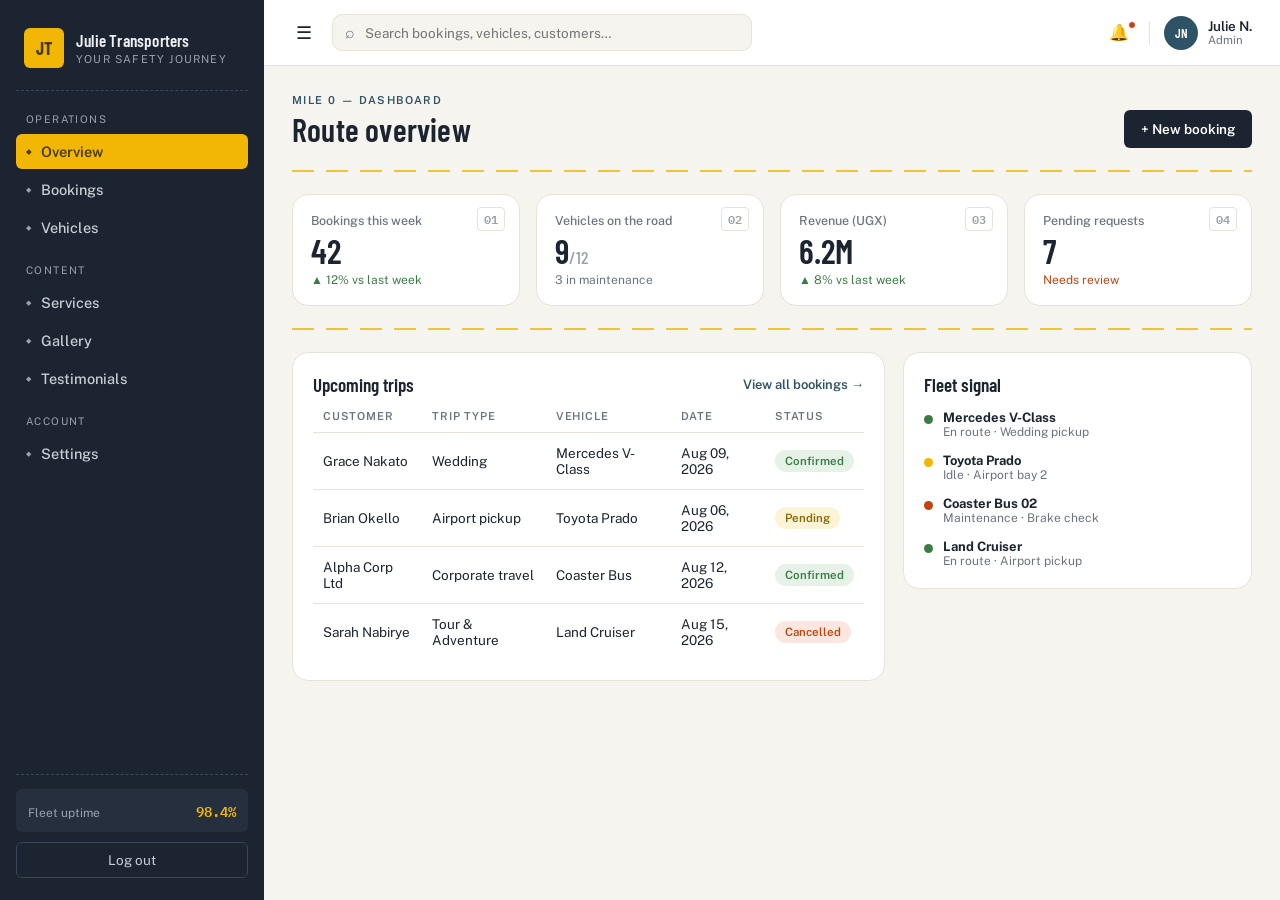
<file: index.html>
<!DOCTYPE html>
<html lang="en">
<head>
<meta charset="UTF-8" />
<meta name="viewport" content="width=device-width, initial-scale=1.0" />
<title>Julie Transporters — Admin</title>
<link rel="preconnect" href="https://fonts.googleapis.com">
<link href="https://fonts.googleapis.com/css2?family=Barlow+Condensed:wght@500;600;700&family=Public+Sans:wght@400;500;600;700&family=IBM+Plex+Mono:wght@500;600&display=swap" rel="stylesheet">
<link rel="stylesheet" href="styles.css" />
</head>
<body>

<div class="app">

  <!-- ============ SIDEBAR ============ -->
  <aside class="sidebar" id="sidebar">
    <div class="brand">
      <div class="brand-mark">JT</div>
      <div class="brand-text">
        <span class="brand-name">Julie Transporters</span>
        <span class="brand-tag">Your Safety Journey</span>
      </div>
    </div>

    <nav class="nav">
      <span class="nav-label">Operations</span>
      <button class="nav-item is-active" data-target="overview">
        <span class="nav-ico">◆</span> Overview
      </button>
      <button class="nav-item" data-target="bookings">
        <span class="nav-ico">◆</span> Bookings
      </button>
      <button class="nav-item" data-target="vehicles">
        <span class="nav-ico">◆</span> Vehicles
      </button>

      <span class="nav-label">Content</span>
      <button class="nav-item" data-target="services">
        <span class="nav-ico">◆</span> Services
      </button>
      <button class="nav-item" data-target="gallery">
        <span class="nav-ico">◆</span> Gallery
      </button>
      <button class="nav-item" data-target="testimonials">
        <span class="nav-ico">◆</span> Testimonials
      </button>

      <span class="nav-label">Account</span>
      <button class="nav-item" data-target="settings">
        <span class="nav-ico">◆</span> Settings
      </button>
    </nav>

    <div class="sidebar-footer">
      <div class="odometer">
        <span class="odometer-label">Fleet uptime</span>
        <span class="odometer-value">98.4%</span>
      </div>
      <button class="logout-btn">Log out</button>
    </div>
  </aside>

  <!-- ============ MAIN ============ -->
  <div class="main">

    <!-- TOPBAR -->
    <header class="topbar">
      <button class="menu-toggle" id="menuToggle" aria-label="Toggle sidebar">☰</button>

      <div class="search">
        <span class="search-ico">⌕</span>
        <input type="text" placeholder="Search bookings, vehicles, customers…" />
      </div>

      <div class="topbar-right">
        <button class="icon-btn" aria-label="Notifications">
          🔔
          <span class="badge-dot"></span>
        </button>
        <div class="divider-v"></div>
        <div class="profile">
          <div class="avatar">JN</div>
          <div class="profile-text">
            <span class="profile-name">Julie N.</span>
            <span class="profile-role">Admin</span>
          </div>
        </div>
      </div>
    </header>

    <div class="content">

      <!-- ============ OVERVIEW ============ -->
      <section class="panel is-active" id="overview">
        <div class="panel-head">
          <div>
            <span class="eyebrow">Mile 0 — Dashboard</span>
            <h1>Route overview</h1>
          </div>
          <button class="btn btn-primary">+ New booking</button>
        </div>

        <div class="route-line"></div>

        <div class="stat-grid">
          <div class="stat-card">
            <span class="stat-marker">01</span>
            <span class="stat-label">Bookings this week</span>
            <span class="stat-value">42</span>
            <span class="stat-delta up">▲ 12% vs last week</span>
          </div>
          <div class="stat-card">
            <span class="stat-marker">02</span>
            <span class="stat-label">Vehicles on the road</span>
            <span class="stat-value">9<span class="stat-unit">/12</span></span>
            <span class="stat-delta">3 in maintenance</span>
          </div>
          <div class="stat-card">
            <span class="stat-marker">03</span>
            <span class="stat-label">Revenue (UGX)</span>
            <span class="stat-value">6.2M</span>
            <span class="stat-delta up">▲ 8% vs last week</span>
          </div>
          <div class="stat-card">
            <span class="stat-marker">04</span>
            <span class="stat-label">Pending requests</span>
            <span class="stat-value">7</span>
            <span class="stat-delta down">Needs review</span>
          </div>
        </div>

        <div class="route-line"></div>

        <div class="split-grid">
          <div class="card table-card">
            <div class="card-head">
              <h2>Upcoming trips</h2>
              <a class="link" href="#">View all bookings →</a>
            </div>
            <table class="data-table">
              <thead>
                <tr>
                  <th>Customer</th>
                  <th>Trip type</th>
                  <th>Vehicle</th>
                  <th>Date</th>
                  <th>Status</th>
                </tr>
              </thead>
              <tbody>
                <tr>
                  <td>Grace Nakato</td>
                  <td>Wedding</td>
                  <td>Mercedes V-Class</td>
                  <td>Aug 09, 2026</td>
                  <td><span class="pill pill-confirmed">Confirmed</span></td>
                </tr>
                <tr>
                  <td>Brian Okello</td>
                  <td>Airport pickup</td>
                  <td>Toyota Prado</td>
                  <td>Aug 06, 2026</td>
                  <td><span class="pill pill-pending">Pending</span></td>
                </tr>
                <tr>
                  <td>Alpha Corp Ltd</td>
                  <td>Corporate travel</td>
                  <td>Coaster Bus</td>
                  <td>Aug 12, 2026</td>
                  <td><span class="pill pill-confirmed">Confirmed</span></td>
                </tr>
                <tr>
                  <td>Sarah Nabirye</td>
                  <td>Tour &amp; Adventure</td>
                  <td>Land Cruiser</td>
                  <td>Aug 15, 2026</td>
                  <td><span class="pill pill-cancelled">Cancelled</span></td>
                </tr>
              </tbody>
            </table>
          </div>

          <div class="card">
            <div class="card-head">
              <h2>Fleet signal</h2>
            </div>
            <ul class="signal-list">
              <li>
                <span class="signal-dot dot-green"></span>
                <div>
                  <strong>Mercedes V-Class</strong>
                  <span>En route · Wedding pickup</span>
                </div>
              </li>
              <li>
                <span class="signal-dot dot-yellow"></span>
                <div>
                  <strong>Toyota Prado</strong>
                  <span>Idle · Airport bay 2</span>
                </div>
              </li>
              <li>
                <span class="signal-dot dot-red"></span>
                <div>
                  <strong>Coaster Bus 02</strong>
                  <span>Maintenance · Brake check</span>
                </div>
              </li>
              <li>
                <span class="signal-dot dot-green"></span>
                <div>
                  <strong>Land Cruiser</strong>
                  <span>En route · Airport pickup</span>
                </div>
              </li>
            </ul>
          </div>
        </div>
      </section>

      <!-- ============ BOOKINGS ============ -->
      <section class="panel" id="bookings">
        <div class="panel-head">
          <div>
            <span class="eyebrow">Journeys</span>
            <h1>Bookings</h1>
          </div>
          <button class="btn btn-primary">+ New booking</button>
        </div>

        <div class="tab-row">
          <button class="tab is-active">All <span class="tab-count">58</span></button>
          <button class="tab">Pending <span class="tab-count">7</span></button>
          <button class="tab">Confirmed <span class="tab-count">41</span></button>
          <button class="tab">Completed <span class="tab-count">8</span></button>
          <button class="tab">Cancelled <span class="tab-count">2</span></button>
        </div>

        <div class="card">
          <table class="data-table">
            <thead>
              <tr>
                <th>Booking ID</th>
                <th>Customer</th>
                <th>Trip type</th>
                <th>Vehicle</th>
                <th>Date</th>
                <th>Amount</th>
                <th>Status</th>
                <th></th>
              </tr>
            </thead>
            <tbody>
              <tr>
                <td class="mono">JT-1042</td>
                <td>Grace Nakato</td>
                <td>Wedding</td>
                <td>Mercedes V-Class</td>
                <td>Aug 09, 2026</td>
                <td class="mono">450,000</td>
                <td><span class="pill pill-confirmed">Confirmed</span></td>
                <td><button class="btn-icon">⋯</button></td>
              </tr>
              <tr>
                <td class="mono">JT-1043</td>
                <td>Brian Okello</td>
                <td>Airport pickup</td>
                <td>Toyota Prado</td>
                <td>Aug 06, 2026</td>
                <td class="mono">120,000</td>
                <td><span class="pill pill-pending">Pending</span></td>
                <td><button class="btn-icon">⋯</button></td>
              </tr>
              <tr>
                <td class="mono">JT-1044</td>
                <td>Alpha Corp Ltd</td>
                <td>Corporate travel</td>
                <td>Coaster Bus</td>
                <td>Aug 12, 2026</td>
                <td class="mono">980,000</td>
                <td><span class="pill pill-confirmed">Confirmed</span></td>
                <td><button class="btn-icon">⋯</button></td>
              </tr>
              <tr>
                <td class="mono">JT-1045</td>
                <td>Sarah Nabirye</td>
                <td>Tour &amp; Adventure</td>
                <td>Land Cruiser</td>
                <td>Aug 15, 2026</td>
                <td class="mono">300,000</td>
                <td><span class="pill pill-cancelled">Cancelled</span></td>
                <td><button class="btn-icon">⋯</button></td>
              </tr>
              <tr>
                <td class="mono">JT-1046</td>
                <td>Peter Kato</td>
                <td>Party</td>
                <td>Mercedes V-Class</td>
                <td>Aug 18, 2026</td>
                <td class="mono">220,000</td>
                <td><span class="pill pill-pending">Pending</span></td>
                <td><button class="btn-icon">⋯</button></td>
              </tr>
            </tbody>
          </table>
        </div>
      </section>

      <!-- ============ VEHICLES ============ -->
      <section class="panel" id="vehicles">
        <div class="panel-head">
          <div>
            <span class="eyebrow">Fleet</span>
            <h1>Vehicles</h1>
          </div>
          <button class="btn btn-primary">+ Add vehicle</button>
        </div>

        <div class="vehicle-grid">
          <div class="vehicle-card">
            <div class="vehicle-media">🚐</div>
            <div class="vehicle-body">
              <div class="vehicle-title-row">
                <h3>Mercedes V-Class</h3>
                <span class="pill pill-confirmed">Active</span>
              </div>
              <span class="vehicle-plate">UBA 402K</span>
              <div class="vehicle-meta">
                <span>7 seats</span>
                <span>Weddings · Corporate</span>
              </div>
            </div>
          </div>

          <div class="vehicle-card">
            <div class="vehicle-media">🚙</div>
            <div class="vehicle-body">
              <div class="vehicle-title-row">
                <h3>Toyota Prado</h3>
                <span class="pill pill-confirmed">Active</span>
              </div>
              <span class="vehicle-plate">UBB 118T</span>
              <div class="vehicle-meta">
                <span>5 seats</span>
                <span>Airport · Tours</span>
              </div>
            </div>
          </div>

          <div class="vehicle-card">
            <div class="vehicle-media">🚌</div>
            <div class="vehicle-body">
              <div class="vehicle-title-row">
                <h3>Coaster Bus 02</h3>
                <span class="pill pill-pending">Maintenance</span>
              </div>
              <span class="vehicle-plate">UBC 771M</span>
              <div class="vehicle-meta">
                <span>29 seats</span>
                <span>Corporate · Tours</span>
              </div>
            </div>
          </div>

          <div class="vehicle-card">
            <div class="vehicle-media">🚙</div>
            <div class="vehicle-body">
              <div class="vehicle-title-row">
                <h3>Land Cruiser</h3>
                <span class="pill pill-confirmed">Active</span>
              </div>
              <span class="vehicle-plate">UBD 903L</span>
              <div class="vehicle-meta">
                <span>6 seats</span>
                <span>Tours · Airport</span>
              </div>
            </div>
          </div>
        </div>
      </section>

      <!-- ============ SERVICES ============ -->
      <section class="panel" id="services">
        <div class="panel-head">
          <div>
            <span class="eyebrow">Offerings</span>
            <h1>Services</h1>
          </div>
          <button class="btn btn-primary">+ Add service</button>
        </div>

        <div class="service-grid">
          <div class="service-card">
            <span class="service-marker">01</span>
            <h3>Weddings</h3>
            <p>Decorated bridal cars with a dedicated chauffeur and route escort.</p>
            <span class="link">Edit service →</span>
          </div>
          <div class="service-card">
            <span class="service-marker">02</span>
            <h3>Parties</h3>
            <p>Group transport for birthdays, send-offs, and private events.</p>
            <span class="link">Edit service →</span>
          </div>
          <div class="service-card">
            <span class="service-marker">03</span>
            <h3>Tours &amp; Adventures</h3>
            <p>Multi-day itineraries with 4x4 vehicles for upcountry travel.</p>
            <span class="link">Edit service →</span>
          </div>
          <div class="service-card">
            <span class="service-marker">04</span>
            <h3>Airport pickups</h3>
            <p>Flight-tracked pickups and drop-offs, day or night.</p>
            <span class="link">Edit service →</span>
          </div>
          <div class="service-card">
            <span class="service-marker">05</span>
            <h3>Corporate travel</h3>
            <p>Scheduled staff transport and executive chauffeur service.</p>
            <span class="link">Edit service →</span>
          </div>
        </div>
      </section>

      <!-- ============ GALLERY ============ -->
      <section class="panel" id="gallery">
        <div class="panel-head">
          <div>
            <span class="eyebrow">Media</span>
            <h1>Gallery</h1>
          </div>
          <button class="btn btn-primary">+ Upload image</button>
        </div>

        <div class="gallery-grid">
          <div class="gallery-item"><span>🖼</span></div>
          <div class="gallery-item"><span>🖼</span></div>
          <div class="gallery-item"><span>🖼</span></div>
          <div class="gallery-item"><span>🖼</span></div>
          <div class="gallery-item"><span>🖼</span></div>
          <div class="gallery-item gallery-add">
            <span>+</span>
            <p>Add photo</p>
          </div>
        </div>
      </section>

      <!-- ============ TESTIMONIALS ============ -->
      <section class="panel" id="testimonials">
        <div class="panel-head">
          <div>
            <span class="eyebrow">Feedback</span>
            <h1>Testimonials</h1>
          </div>
        </div>

        <div class="testimonial-grid">
          <div class="testimonial-card">
            <p>"Our wedding car arrived early, spotless, and the driver was so professional. Made the day feel safe and calm."</p>
            <div class="testimonial-foot">
              <div>
                <strong>Grace Nakato</strong>
                <span>Wedding client</span>
              </div>
              <span class="pill pill-confirmed">Approved</span>
            </div>
          </div>
          <div class="testimonial-card">
            <p>"Booked a Coaster for a staff retreat. On time both ways, and the driver knew the route better than our GPS."</p>
            <div class="testimonial-foot">
              <div>
                <strong>Alpha Corp Ltd</strong>
                <span>Corporate client</span>
              </div>
              <span class="pill pill-confirmed">Approved</span>
            </div>
          </div>
          <div class="testimonial-card">
            <p>"Late night airport pickup, driver was already waiting with a name board. Felt safe the whole ride home."</p>
            <div class="testimonial-foot">
              <div>
                <strong>Brian Okello</strong>
                <span>Airport client</span>
              </div>
              <span class="pill pill-pending">Pending review</span>
            </div>
          </div>
        </div>
      </section>

      <!-- ============ SETTINGS ============ -->
      <section class="panel" id="settings">
        <div class="panel-head">
          <div>
            <span class="eyebrow">Account</span>
            <h1>Settings</h1>
          </div>
        </div>

        <div class="card settings-card">
          <div class="settings-row">
            <div>
              <strong>Business name</strong>
              <span>Julie Transporters</span>
            </div>
            <button class="btn btn-ghost">Edit</button>
          </div>
          <div class="settings-row">
            <div>
              <strong>Slogan</strong>
              <span>Your Safety Journey</span>
            </div>
            <button class="btn btn-ghost">Edit</button>
          </div>
          <div class="settings-row">
            <div>
              <strong>Admin email</strong>
              <span>admin@julietransporters.com</span>
            </div>
            <button class="btn btn-ghost">Edit</button>
          </div>
          <div class="settings-row">
            <div>
              <strong>Password</strong>
              <span>Last changed 34 days ago</span>
            </div>
            <button class="btn btn-ghost">Change</button>
          </div>
        </div>
      </section>

    </div>
  </div>
</div>

<script src="script.js"></script>
</body>
</html>
</file>
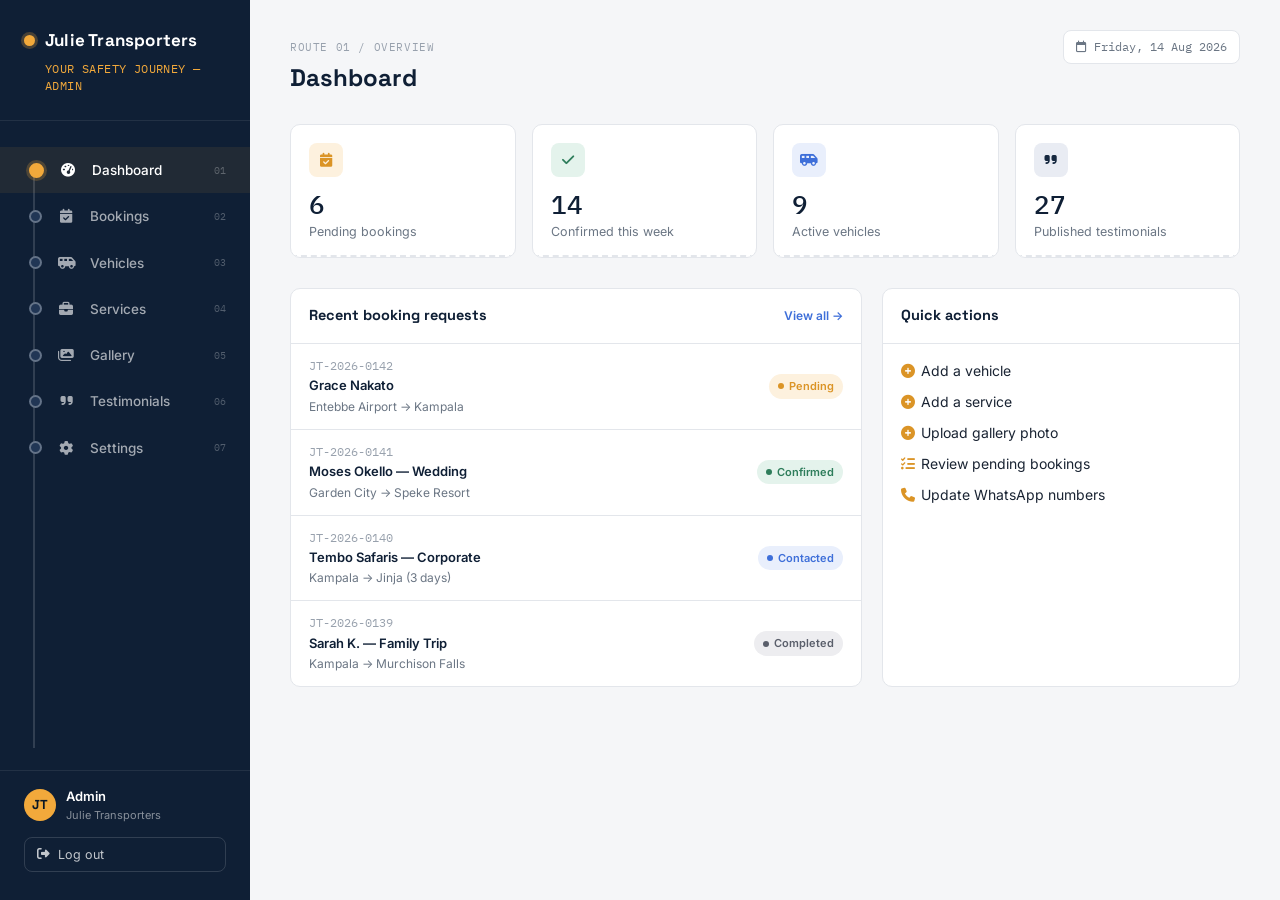
<file: admin/admin-dashboard.html>
<!DOCTYPE html>
<html lang="en">
<head>
<meta charset="UTF-8">
<meta name="viewport" content="width=device-width, initial-scale=1.0">
<title>Julie Transporters — Admin Dashboard</title>
<link rel="preconnect" href="https://fonts.googleapis.com">
<link href="https://fonts.googleapis.com/css2?family=Space+Grotesk:wght@500;600;700&family=Inter:wght@400;500;600;700&family=IBM+Plex+Mono:wght@400;500&display=swap" rel="stylesheet">
<link rel="stylesheet" href="https://cdnjs.cloudflare.com/ajax/libs/font-awesome/6.5.1/css/all.min.css">
<link rel="stylesheet" href="./style.css">

</head>
<body>

<div class="app">

  <!-- ===== CSS-only tab controllers (visually hidden, keyboard accessible) ===== -->
  <input class="tab-toggle" type="radio" name="tabs" id="tab-dashboard" checked>
  <input class="tab-toggle" type="radio" name="tabs" id="tab-bookings">
  <input class="tab-toggle" type="radio" name="tabs" id="tab-vehicles">
  <input class="tab-toggle" type="radio" name="tabs" id="tab-services">
  <input class="tab-toggle" type="radio" name="tabs" id="tab-gallery">
  <input class="tab-toggle" type="radio" name="tabs" id="tab-testimonials">
  <input class="tab-toggle" type="radio" name="tabs" id="tab-settings">

  <!-- ===== SIDEBAR ===== -->
  <aside class="sidebar">
    <div class="brand">
      <div class="brand-mark">
        <span class="dot"></span>
        <span>Julie Transporters</span>
      </div>
      <div class="brand-tagline">Your Safety Journey — Admin</div>
    </div>

    <nav class="route-nav">
      <label class="route-stop" for="tab-dashboard"><i class="fa-solid fa-gauge-high"></i><span class="label">Dashboard</span><span class="stop-code">01</span></label>
      <label class="route-stop" for="tab-bookings"><i class="fa-solid fa-calendar-check"></i><span class="label">Bookings</span><span class="stop-code">02</span></label>
      <label class="route-stop" for="tab-vehicles"><i class="fa-solid fa-van-shuttle"></i><span class="label">Vehicles</span><span class="stop-code">03</span></label>
      <label class="route-stop" for="tab-services"><i class="fa-solid fa-briefcase"></i><span class="label">Services</span><span class="stop-code">04</span></label>
      <label class="route-stop" for="tab-gallery"><i class="fa-solid fa-images"></i><span class="label">Gallery</span><span class="stop-code">05</span></label>
      <label class="route-stop" for="tab-testimonials"><i class="fa-solid fa-quote-right"></i><span class="label">Testimonials</span><span class="stop-code">06</span></label>
      <label class="route-stop" for="tab-settings"><i class="fa-solid fa-gear"></i><span class="label">Settings</span><span class="stop-code">07</span></label>
    </nav>

    <div class="sidebar-foot">
      <div class="admin-chip">
        <div class="admin-avatar">JT</div>
        <div>
          <div class="name">Admin</div>
          <div class="role">Julie Transporters</div>
        </div>
      </div>
      <button class="logout-btn"><i class="fa-solid fa-right-from-bracket"></i> Log out</button>
    </div>
  </aside>

  <!-- ===== MAIN CONTENT ===== -->
  <main class="main">

    <!-- ============================================================ -->
    <!-- 01 · DASHBOARD -->
    <!-- ============================================================ -->
    <section class="panel" id="panel-dashboard">
      <div class="topbar">
        <div>
          <div class="eyebrow">Route 01 / Overview</div>
          <h1>Dashboard</h1>
        </div>
        <div class="today"><i class="fa-regular fa-calendar"></i> Friday, 14 Aug 2026</div>
      </div>

      <div class="stat-row">
        <div class="stat-card amber">
          <div class="icon"><i class="fa-solid fa-calendar-check"></i></div>
          <div class="value">6</div>
          <div class="label">Pending bookings</div>
        </div>
        <div class="stat-card green">
          <div class="icon"><i class="fa-solid fa-check"></i></div>
          <div class="value">14</div>
          <div class="label">Confirmed this week</div>
        </div>
        <div class="stat-card blue">
          <div class="icon"><i class="fa-solid fa-van-shuttle"></i></div>
          <div class="value">9</div>
          <div class="label">Active vehicles</div>
        </div>
        <div class="stat-card navy">
          <div class="icon"><i class="fa-solid fa-quote-right"></i></div>
          <div class="value">27</div>
          <div class="label">Published testimonials</div>
        </div>
      </div>

      <div class="dash-columns">
        <div class="card">
          <div class="panel-title-row">
            <h3>Recent booking requests</h3>
            <label class="link-btn" for="tab-bookings" style="cursor:pointer;">View all →</label>
          </div>
          <div class="mini-booking">
            <div>
              <span class="ref">JT-2026-0142</span>
              <div class="who">Grace Nakato</div>
              <div class="route">Entebbe Airport → Kampala</div>
            </div>
            <span class="badge pending">Pending</span>
          </div>
          <div class="mini-booking">
            <div>
              <span class="ref">JT-2026-0141</span>
              <div class="who">Moses Okello — Wedding</div>
              <div class="route">Garden City → Speke Resort</div>
            </div>
            <span class="badge confirmed">Confirmed</span>
          </div>
          <div class="mini-booking">
            <div>
              <span class="ref">JT-2026-0140</span>
              <div class="who">Tembo Safaris — Corporate</div>
              <div class="route">Kampala → Jinja (3 days)</div>
            </div>
            <span class="badge contacted">Contacted</span>
          </div>
          <div class="mini-booking">
            <div>
              <span class="ref">JT-2026-0139</span>
              <div class="who">Sarah K. — Family Trip</div>
              <div class="route">Kampala → Murchison Falls</div>
            </div>
            <span class="badge completed">Completed</span>
          </div>
        </div>

        <div class="card">
          <div class="panel-title-row"><h3>Quick actions</h3></div>
          <div class="quick-actions">
            <label for="tab-vehicles"><i class="fa-solid fa-circle-plus"></i> Add a vehicle</label>
            <label for="tab-services"><i class="fa-solid fa-circle-plus"></i> Add a service</label>
            <label for="tab-gallery"><i class="fa-solid fa-circle-plus"></i> Upload gallery photo</label>
            <label for="tab-bookings"><i class="fa-solid fa-list-check"></i> Review pending bookings</label>
            <label for="tab-settings"><i class="fa-solid fa-phone"></i> Update WhatsApp numbers</label>
          </div>
        </div>
      </div>
    </section>

    <!-- ============================================================ -->
    <!-- 02 · BOOKINGS -->
    <!-- ============================================================ -->
    <section class="panel" id="panel-bookings">
      <div class="topbar">
        <div>
          <div class="eyebrow">Route 02 / Reservations</div>
          <h1>Bookings</h1>
        </div>
        <div class="today"><i class="fa-solid fa-inbox"></i> 6 awaiting response</div>
      </div>

      <div class="chip-row">
        <span class="chip active">All (23)</span>
        <span class="chip">Pending (6)</span>
        <span class="chip">Contacted (3)</span>
        <span class="chip">Confirmed (9)</span>
        <span class="chip">Completed (4)</span>
        <span class="chip">Cancelled (1)</span>
      </div>

      <div class="card">
        <div class="table-wrap">
          <table>
            <thead>
              <tr>
                <th>Reference</th>
                <th>Customer</th>
                <th>Route</th>
                <th>Travel date</th>
                <th>Passengers</th>
                <th>Status</th>
                <th>Actions</th>
              </tr>
            </thead>
            <tbody>
              <tr>
                <td class="ref">JT-2026-0142</td>
                <td><div class="primary">Grace Nakato</div><div class="secondary">0700 123 456</div></td>
                <td>Entebbe Airport → Kampala</td>
                <td>18 Aug 2026</td>
                <td>2</td>
                <td>
                  <select class="status-select">
                    <option selected>Pending</option>
                    <option>Contacted</option>
                    <option>Confirmed</option>
                    <option>Completed</option>
                    <option>Cancelled</option>
                  </select>
                </td>
                <td>
                  <div class="row-actions">
                    <button class="icon-btn" title="View details"><i class="fa-regular fa-eye"></i></button>
                    <button class="icon-btn" title="Message on WhatsApp"><i class="fa-brands fa-whatsapp"></i></button>
                  </div>
                </td>
              </tr>
              <tr>
                <td class="ref">JT-2026-0141</td>
                <td><div class="primary">Moses Okello</div><div class="secondary">Wedding · 0771 987 654</div></td>
                <td>Garden City → Speke Resort</td>
                <td>22 Aug 2026</td>
                <td>6</td>
                <td>
                  <select class="status-select">
                    <option>Pending</option>
                    <option>Contacted</option>
                    <option selected>Confirmed</option>
                    <option>Completed</option>
                    <option>Cancelled</option>
                  </select>
                </td>
                <td>
                  <div class="row-actions">
                    <button class="icon-btn" title="View details"><i class="fa-regular fa-eye"></i></button>
                    <button class="icon-btn" title="Message on WhatsApp"><i class="fa-brands fa-whatsapp"></i></button>
                  </div>
                </td>
              </tr>
              <tr>
                <td class="ref">JT-2026-0140</td>
                <td><div class="primary">Tembo Safaris</div><div class="secondary">Corporate Travel</div></td>
                <td>Kampala → Jinja</td>
                <td>25–27 Aug 2026</td>
                <td>12</td>
                <td>
                  <select class="status-select">
                    <option>Pending</option>
                    <option selected>Contacted</option>
                    <option>Confirmed</option>
                    <option>Completed</option>
                    <option>Cancelled</option>
                  </select>
                </td>
                <td>
                  <div class="row-actions">
                    <button class="icon-btn" title="View details"><i class="fa-regular fa-eye"></i></button>
                    <button class="icon-btn" title="Message on WhatsApp"><i class="fa-brands fa-whatsapp"></i></button>
                  </div>
                </td>
              </tr>
              <tr>
                <td class="ref">JT-2026-0139</td>
                <td><div class="primary">Sarah K.</div><div class="secondary">Family Trip</div></td>
                <td>Kampala → Murchison Falls</td>
                <td>10 Aug 2026</td>
                <td>5</td>
                <td>
                  <select class="status-select">
                    <option>Pending</option>
                    <option>Contacted</option>
                    <option>Confirmed</option>
                    <option selected>Completed</option>
                    <option>Cancelled</option>
                  </select>
                </td>
                <td>
                  <div class="row-actions">
                    <button class="icon-btn" title="View details"><i class="fa-regular fa-eye"></i></button>
                    <button class="icon-btn" title="Message on WhatsApp"><i class="fa-brands fa-whatsapp"></i></button>
                  </div>
                </td>
              </tr>
            </tbody>
          </table>
        </div>
      </div>

      <p class="hint" style="display:block;margin-top:10px;color:var(--text-faint);font-size:12px;">
        Bookings are created by customers through the public site. This tab is for reviewing and updating their status only.
      </p>
    </section>

    <!-- ============================================================ -->
    <!-- 03 · VEHICLES -->
    <!-- ============================================================ -->
    <section class="panel" id="panel-vehicles">
      <div class="topbar">
        <div>
          <div class="eyebrow">Route 03 / Fleet</div>
          <h1>Vehicles</h1>
        </div>
        <div class="today"><i class="fa-solid fa-van-shuttle"></i> 9 active in fleet</div>
      </div>

      <details class="add-panel">
        <summary>Add a new vehicle</summary>
        <div class="form-grid">
          <div class="field">
            <label for="v-name">Vehicle name</label>
            <input id="v-name" type="text" placeholder="e.g. Toyota Coaster">
          </div>
          <div class="field">
            <label for="v-type">Type</label>
            <select id="v-type">
              <option>Saloon Car</option>
              <option>SUV</option>
              <option>Van</option>
              <option>Minibus (Coaster)</option>
              <option>Bus</option>
            </select>
          </div>
          <div class="field">
            <label for="v-capacity">Passenger capacity</label>
            <input id="v-capacity" type="number" min="1" placeholder="e.g. 14">
          </div>
          <div class="field">
            <label for="v-price">Price per day (UGX)</label>
            <input id="v-price" type="number" min="0" placeholder="e.g. 350000">
          </div>
          <div class="field full">
            <label for="v-image">Image URL</label>
            <input id="v-image" type="url" placeholder="https://...">
            <span class="hint">Paste a hosted image link — direct uploads come in a later version.</span>
          </div>
          <div class="field full">
            <label for="v-desc">Description</label>
            <textarea id="v-desc" placeholder="Short description shown on the public fleet page"></textarea>
          </div>
          <div class="form-actions">
            <button type="button" class="btn btn-primary">Save vehicle</button>
            <button type="button" class="btn btn-ghost">Cancel</button>
          </div>
        </div>
      </details>

      <div class="card-grid">
        <div class="entity-card">
          <div class="thumb"><i class="fa-solid fa-van-shuttle"></i><span class="active-flag badge confirmed">Active</span></div>
          <div class="body">
            <h4>Toyota Coaster</h4>
            <div class="meta">Minibus · Capacity <span>29</span></div>
            <div class="card-foot">
              <span class="price-tag">UGX 450,000/day</span>
              <div class="row-actions">
                <button class="icon-btn"><i class="fa-regular fa-pen-to-square"></i></button>
                <button class="icon-btn danger"><i class="fa-regular fa-trash-can"></i></button>
              </div>
            </div>
          </div>
        </div>
        <div class="entity-card">
          <div class="thumb"><i class="fa-solid fa-car"></i><span class="active-flag badge confirmed">Active</span></div>
          <div class="body">
            <h4>Toyota Prado</h4>
            <div class="meta">SUV · Capacity <span>5</span></div>
            <div class="card-foot">
              <span class="price-tag">UGX 280,000/day</span>
              <div class="row-actions">
                <button class="icon-btn"><i class="fa-regular fa-pen-to-square"></i></button>
                <button class="icon-btn danger"><i class="fa-regular fa-trash-can"></i></button>
              </div>
            </div>
          </div>
        </div>
        <div class="entity-card">
          <div class="thumb"><i class="fa-solid fa-shuttle-van"></i><span class="active-flag badge pending">Maintenance</span></div>
          <div class="body">
            <h4>Nissan Caravan</h4>
            <div class="meta">Van · Capacity <span>14</span></div>
            <div class="card-foot">
              <span class="price-tag">UGX 220,000/day</span>
              <div class="row-actions">
                <button class="icon-btn"><i class="fa-regular fa-pen-to-square"></i></button>
                <button class="icon-btn danger"><i class="fa-regular fa-trash-can"></i></button>
              </div>
            </div>
          </div>
        </div>
      </div>
    </section>

    <!-- ============================================================ -->
    <!-- 04 · SERVICES -->
    <!-- ============================================================ -->
    <section class="panel" id="panel-services">
      <div class="topbar">
        <div>
          <div class="eyebrow">Route 04 / Offerings</div>
          <h1>Services</h1>
        </div>
        <div class="today"><i class="fa-solid fa-briefcase"></i> 7 categories</div>
      </div>

      <details class="add-panel">
        <summary>Add a new service</summary>
        <div class="form-grid cols-3">
          <div class="field">
            <label for="s-name">Service name</label>
            <input id="s-name" type="text" placeholder="e.g. Wedding Transport">
          </div>
          <div class="field">
            <label for="s-icon">Icon</label>
            <input id="s-icon" type="text" placeholder="e.g. fa-solid fa-ring (Font Awesome class)">
          </div>
          <div class="field">
            <label for="s-order">Display order</label>
            <input id="s-order" type="number" min="1" placeholder="e.g. 1">
          </div>
          <div class="field full">
            <label for="s-desc">Description</label>
            <textarea id="s-desc" placeholder="Shown on the public services section"></textarea>
          </div>
          <div class="form-actions">
            <button type="button" class="btn btn-primary">Save service</button>
            <button type="button" class="btn btn-ghost">Cancel</button>
          </div>
        </div>
      </details>

      <div class="card">
        <div class="table-wrap">
          <table>
            <thead>
              <tr><th>Order</th><th>Service</th><th>Description</th><th>Status</th><th>Actions</th></tr>
            </thead>
            <tbody>
              <tr>
                <td class="ref">01</td>
                <td><div class="primary"><i class="fa-solid fa-ring" style="color:var(--amber-600);margin-right:6px;"></i>Weddings</div></td>
                <td class="secondary">Decorated bridal cars and guest transport</td>
                <td><span class="badge confirmed">Active</span></td>
                <td><div class="row-actions"><button class="icon-btn"><i class="fa-regular fa-pen-to-square"></i></button><button class="icon-btn danger"><i class="fa-regular fa-trash-can"></i></button></div></td>
              </tr>
              <tr>
                <td class="ref">02</td>
                <td><div class="primary"><i class="fa-solid fa-plane-arrival" style="color:var(--amber-600);margin-right:6px;"></i>Airport Pickups</div></td>
                <td class="secondary">Reliable Entebbe airport transfers, any hour</td>
                <td><span class="badge confirmed">Active</span></td>
                <td><div class="row-actions"><button class="icon-btn"><i class="fa-regular fa-pen-to-square"></i></button><button class="icon-btn danger"><i class="fa-regular fa-trash-can"></i></button></div></td>
              </tr>
              <tr>
                <td class="ref">03</td>
                <td><div class="primary"><i class="fa-solid fa-mountain-sun" style="color:var(--amber-600);margin-right:6px;"></i>Tours &amp; Adventures</div></td>
                <td class="secondary">Multi-day safari and national park transport</td>
                <td><span class="badge confirmed">Active</span></td>
                <td><div class="row-actions"><button class="icon-btn"><i class="fa-regular fa-pen-to-square"></i></button><button class="icon-btn danger"><i class="fa-regular fa-trash-can"></i></button></div></td>
              </tr>
              <tr>
                <td class="ref">04</td>
                <td><div class="primary"><i class="fa-solid fa-building" style="color:var(--amber-600);margin-right:6px;"></i>Corporate Travel</div></td>
                <td class="secondary">Staff shuttles and executive transport</td>
                <td><span class="badge confirmed">Active</span></td>
                <td><div class="row-actions"><button class="icon-btn"><i class="fa-regular fa-pen-to-square"></i></button><button class="icon-btn danger"><i class="fa-regular fa-trash-can"></i></button></div></td>
              </tr>
            </tbody>
          </table>
        </div>
      </div>
    </section>

    <!-- ============================================================ -->
    <!-- 05 · GALLERY -->
    <!-- ============================================================ -->
    <section class="panel" id="panel-gallery">
      <div class="topbar">
        <div>
          <div class="eyebrow">Route 05 / Media</div>
          <h1>Gallery</h1>
        </div>
        <div class="today"><i class="fa-solid fa-images"></i> 18 photos published</div>
      </div>

      <details class="add-panel">
        <summary>Add a new photo</summary>
        <div class="form-grid">
          <div class="field full">
            <label for="g-url">Image URL</label>
            <input id="g-url" type="url" placeholder="https://...">
          </div>
          <div class="field">
            <label for="g-caption">Caption</label>
            <input id="g-caption" type="text" placeholder="e.g. Bridal car, Nakato wedding">
          </div>
          <div class="field">
            <label for="g-category">Category</label>
            <select id="g-category">
              <option>Weddings</option>
              <option>Parties</option>
              <option>Tours &amp; Adventures</option>
              <option>Corporate Travel</option>
              <option>Family Trips</option>
              <option>Events</option>
            </select>
          </div>
          <div class="form-actions">
            <button type="button" class="btn btn-primary">Publish photo</button>
            <button type="button" class="btn btn-ghost">Cancel</button>
          </div>
        </div>
      </details>

      <div class="card-grid">
        <div class="entity-card gallery-card">
          <div class="thumb"><i class="fa-solid fa-image"></i></div>
          <div class="body">
            <span class="meta category">Weddings</span>
            <h4 style="margin-top:8px;">Bridal car — Nakato wedding</h4>
            <div class="card-foot">
              <span class="secondary" style="font-size:11.5px;color:var(--text-faint);">Added 3 Aug 2026</span>
              <div class="row-actions"><button class="icon-btn danger"><i class="fa-regular fa-trash-can"></i></button></div>
            </div>
          </div>
        </div>
        <div class="entity-card gallery-card">
          <div class="thumb"><i class="fa-solid fa-image"></i></div>
          <div class="body">
            <span class="meta category">Tours &amp; Adventures</span>
            <h4 style="margin-top:8px;">Murchison Falls convoy</h4>
            <div class="card-foot">
              <span class="secondary" style="font-size:11.5px;color:var(--text-faint);">Added 29 Jul 2026</span>
              <div class="row-actions"><button class="icon-btn danger"><i class="fa-regular fa-trash-can"></i></button></div>
            </div>
          </div>
        </div>
        <div class="entity-card gallery-card">
          <div class="thumb"><i class="fa-solid fa-image"></i></div>
          <div class="body">
            <span class="meta category">Corporate Travel</span>
            <h4 style="margin-top:8px;">Fleet at Tembo Safaris offsite</h4>
            <div class="card-foot">
              <span class="secondary" style="font-size:11.5px;color:var(--text-faint);">Added 20 Jul 2026</span>
              <div class="row-actions"><button class="icon-btn danger"><i class="fa-regular fa-trash-can"></i></button></div>
            </div>
          </div>
        </div>
      </div>
    </section>

    <!-- ============================================================ -->
    <!-- 06 · TESTIMONIALS -->
    <!-- ============================================================ -->
    <section class="panel" id="panel-testimonials">
      <div class="topbar">
        <div>
          <div class="eyebrow">Route 06 / Feedback</div>
          <h1>Testimonials</h1>
        </div>
        <div class="today"><i class="fa-solid fa-quote-right"></i> 27 published · 2 pending</div>
      </div>

      <details class="add-panel">
        <summary>Add a testimonial</summary>
        <div class="form-grid">
          <div class="field">
            <label for="t-name">Customer name</label>
            <input id="t-name" type="text" placeholder="e.g. Diana M.">
          </div>
          <div class="field">
            <label for="t-service">Related service</label>
            <select id="t-service">
              <option>Weddings</option>
              <option>Parties</option>
              <option>Tours &amp; Adventures</option>
              <option>Airport Pickups</option>
              <option>Corporate Travel</option>
              <option>Family Trips</option>
              <option>Events</option>
            </select>
          </div>
          <div class="field">
            <label for="t-rating">Rating</label>
            <select id="t-rating">
              <option>5 stars</option>
              <option>4 stars</option>
              <option>3 stars</option>
            </select>
          </div>
          <div class="field">
            <label for="t-status">Status</label>
            <select id="t-status">
              <option>Published</option>
              <option>Pending review</option>
            </select>
          </div>
          <div class="field full">
            <label for="t-quote">Testimonial text</label>
            <textarea id="t-quote" placeholder="What the customer said"></textarea>
          </div>
          <div class="form-actions">
            <button type="button" class="btn btn-primary">Save testimonial</button>
            <button type="button" class="btn btn-ghost">Cancel</button>
          </div>
        </div>
      </details>

      <div class="testimonial-list">
        <div class="testimonial-card">
          <div class="avatar">DM</div>
          <div style="flex:1;">
            <div class="t-head">
              <div>
                <div class="t-name">Diana M.</div>
                <div class="t-service">Airport Pickup, Entebbe</div>
                <div class="stars">★★★★★</div>
              </div>
              <span class="badge confirmed">Published</span>
            </div>
            <p class="quote">Driver was waiting on time even though our flight was delayed. Very professional and the car was spotless.</p>
          </div>
          <div class="t-actions">
            <button class="icon-btn"><i class="fa-regular fa-pen-to-square"></i></button>
            <button class="icon-btn danger"><i class="fa-regular fa-trash-can"></i></button>
          </div>
        </div>
        <div class="testimonial-card">
          <div class="avatar">RK</div>
          <div style="flex:1;">
            <div class="t-head">
              <div>
                <div class="t-name">Robert K.</div>
                <div class="t-service">Corporate Travel</div>
                <div class="stars">★★★★★</div>
              </div>
              <span class="badge pending">Pending review</span>
            </div>
            <p class="quote">Booked a coaster for our staff retreat to Jinja — smooth booking process and a very safe driver.</p>
          </div>
          <div class="t-actions">
            <button class="icon-btn"><i class="fa-solid fa-check" style="color:var(--green-600);"></i></button>
            <button class="icon-btn danger"><i class="fa-regular fa-trash-can"></i></button>
          </div>
        </div>
      </div>
    </section>

    <!-- ============================================================ -->
    <!-- 07 · SETTINGS -->
    <!-- ============================================================ -->
    <section class="panel" id="panel-settings">
      <div class="topbar">
        <div>
          <div class="eyebrow">Route 07 / Configuration</div>
          <h1>Settings</h1>
        </div>
      </div>

      <div class="settings-grid">
        <div class="card settings-card">
          <h3>Business information</h3>
          <div class="settings-form">
            <div class="field">
              <label for="set-name">Business name</label>
              <input id="set-name" type="text" value="Julie Transporters">
            </div>
            <div class="field">
              <label for="set-slogan">Slogan</label>
              <input id="set-slogan" type="text" value="Your Safety Journey">
            </div>
            <div class="field">
              <label for="set-address">Physical address</label>
              <input id="set-address" type="text" placeholder="e.g. Kampala, Uganda">
            </div>
            <div class="field">
              <label for="set-about">About text</label>
              <textarea id="set-about" placeholder="Shown on the public About section"></textarea>
            </div>
          </div>
        </div>

        <div class="card settings-card">
          <h3>Contact &amp; WhatsApp</h3>
          <div class="settings-form">
            <div class="field-row">
              <div class="field">
                <label for="set-wa1">WhatsApp number 1</label>
                <input id="set-wa1" type="tel" value="0751176056">
              </div>
              <div class="field">
                <label for="set-wa2">WhatsApp number 2</label>
                <input id="set-wa2" type="tel" value="0760067306">
              </div>
            </div>
            <div class="field">
              <label for="set-email">Support email</label>
              <input id="set-email" type="email" placeholder="e.g. info@julietransporters.com">
            </div>
            <div class="field">
              <label for="set-wa-message">Default WhatsApp booking message</label>
              <textarea id="set-wa-message" placeholder="Pre-filled message customers send when they tap 'Book on WhatsApp'"></textarea>
              <span class="hint">Used until bookings are fully database-driven end-to-end.</span>
            </div>
          </div>
        </div>

        <div class="card settings-card">
          <h3>Map &amp; location</h3>
          <div class="settings-form">
            <div class="field">
              <label for="set-maps-embed">Google Maps embed link</label>
              <input id="set-maps-embed" type="url" placeholder="https://maps.google.com/...">
            </div>
            <div class="field">
              <label for="set-lat">Latitude</label>
              <input id="set-lat" type="text" placeholder="e.g. 0.3476">
            </div>
            <div class="field">
              <label for="set-lng">Longitude</label>
              <input id="set-lng" type="text" placeholder="e.g. 32.5825">
            </div>
          </div>
        </div>

        <div class="card settings-card">
          <h3>Admin account</h3>
          <div class="settings-form">
            <div class="field">
              <label for="set-admin-name">Admin name</label>
              <input id="set-admin-name" type="text" placeholder="Full name">
            </div>
            <div class="field">
              <label for="set-admin-email">Admin email</label>
              <input id="set-admin-email" type="email" placeholder="Login email">
            </div>
            <div class="field">
              <label for="set-admin-pass">New password</label>
              <input id="set-admin-pass" type="password" placeholder="Leave blank to keep current password">
            </div>
          </div>
        </div>
      </div>

      <div class="form-actions" style="margin-top:20px;">
        <button type="button" class="btn btn-primary">Save settings</button>
        <button type="button" class="btn btn-ghost">Discard changes</button>
      </div>
    </section>

  </main>
</div>
</body>
</html>
</file>
<file: styles.css>
/* ==========================================================
   JULIE TRANSPORTERS — ADMIN DASHBOARD
   Design language: highway signage / route markers.
   The company's business is the road, so the dashboard
   borrows from mile markers, dashed center-lines, and
   reflective signage rather than generic SaaS defaults.
   ========================================================== */

:root {
  /* ---- Color tokens ---- */
  --asphalt:        #1B2430;   /* sidebar / dark surfaces */
  --asphalt-2:       #262F3D;  /* raised dark surface */
  --asphalt-line:    #3A4657;  /* hairlines on dark */
  --cream:           #F6F4EE;  /* app background */
  --paper:           #FFFFFF;  /* card surfaces */
  --paper-line:      #E7E3D8;  /* hairlines on light */

  --safety-yellow:   #F2B705;  /* primary accent — road signage */
  --safety-yellow-ink:#4A3A00;
  --route-teal:      #2E5266;  /* secondary accent — links, info */
  --rust:            #C1440E;  /* alerts / cancelled */
  --forest:          #3A7D44;  /* success / confirmed */

  --ink:             #1B2430;  /* primary text */
  --muted:           #6B7280;  /* secondary text */
  --muted-2:         #9AA1AC;

  /* ---- Type ---- */
  --font-display: "Barlow Condensed", sans-serif;
  --font-body: "Public Sans", sans-serif;
  --font-mono: "IBM Plex Mono", monospace;

  /* ---- Layout ---- */
  --sidebar-w: 264px;
  --radius-sm: 6px;
  --radius-md: 10px;
  --radius-lg: 16px;
}

* { box-sizing: border-box; }

html, body {
  margin: 0;
  padding: 0;
  background: var(--cream);
  color: var(--ink);
  font-family: var(--font-body);
  -webkit-font-smoothing: antialiased;
}

button, input {
  font-family: inherit;
}

.app {
  display: flex;
  min-height: 100vh;
}

/* ==========================================================
   SIDEBAR
   ========================================================== */

.sidebar {
  width: var(--sidebar-w);
  flex-shrink: 0;
  background: var(--asphalt);
  color: #EDEFF2;
  display: flex;
  flex-direction: column;
  padding: 22px 16px;
  position: sticky;
  top: 0;
  height: 100vh;
  transition: margin-left .25s ease;
}

.app.sidebar-collapsed .sidebar {
  margin-left: calc(var(--sidebar-w) * -1);
}

.brand {
  display: flex;
  align-items: center;
  gap: 12px;
  padding: 6px 8px 22px 8px;
  border-bottom: 1px dashed var(--asphalt-line);
  margin-bottom: 18px;
}

.brand-mark {
  width: 40px;
  height: 40px;
  border-radius: var(--radius-sm);
  background: var(--safety-yellow);
  color: var(--safety-yellow-ink);
  font-family: var(--font-display);
  font-weight: 700;
  font-size: 18px;
  display: flex;
  align-items: center;
  justify-content: center;
  flex-shrink: 0;
}

.brand-text {
  display: flex;
  flex-direction: column;
  line-height: 1.2;
}

.brand-name {
  font-family: var(--font-display);
  font-weight: 600;
  font-size: 17px;
  letter-spacing: .2px;
}

.brand-tag {
  font-size: 11px;
  color: var(--muted-2);
  text-transform: uppercase;
  letter-spacing: 1.2px;
  margin-top: 2px;
}

.nav {
  display: flex;
  flex-direction: column;
  gap: 3px;
  flex: 1;
  overflow-y: auto;
}

.nav-label {
  font-size: 10.5px;
  text-transform: uppercase;
  letter-spacing: 1.4px;
  color: var(--muted-2);
  margin: 16px 10px 6px 10px;
}

.nav-label:first-child { margin-top: 4px; }

.nav-item {
  display: flex;
  align-items: center;
  gap: 10px;
  width: 100%;
  text-align: left;
  background: transparent;
  border: none;
  color: #C9CDD6;
  font-size: 14.5px;
  font-weight: 500;
  padding: 9px 10px;
  border-radius: var(--radius-sm);
  cursor: pointer;
}

.nav-ico {
  font-size: 7px;
  color: var(--muted-2);
}

.nav-item:hover {
  background: var(--asphalt-2);
  color: #fff;
}

.nav-item.is-active {
  background: var(--safety-yellow);
  color: var(--safety-yellow-ink);
  font-weight: 600;
}

.nav-item.is-active .nav-ico { color: var(--safety-yellow-ink); }

.sidebar-footer {
  border-top: 1px dashed var(--asphalt-line);
  padding-top: 14px;
  margin-top: 10px;
}

.odometer {
  display: flex;
  justify-content: space-between;
  align-items: baseline;
  background: var(--asphalt-2);
  border-radius: var(--radius-sm);
  padding: 10px 12px;
  margin-bottom: 10px;
}

.odometer-label {
  font-size: 12px;
  color: var(--muted-2);
}

.odometer-value {
  font-family: var(--font-mono);
  font-weight: 600;
  color: var(--safety-yellow);
  font-size: 13.5px;
}

.logout-btn {
  width: 100%;
  background: transparent;
  border: 1px solid var(--asphalt-line);
  color: #C9CDD6;
  padding: 9px;
  border-radius: var(--radius-sm);
  font-size: 13.5px;
  cursor: pointer;
}

.logout-btn:hover {
  border-color: var(--rust);
  color: #fff;
}

/* ==========================================================
   MAIN / TOPBAR
   ========================================================== */

.main {
  flex: 1;
  min-width: 0;
  display: flex;
  flex-direction: column;
}

.topbar {
  display: flex;
  align-items: center;
  gap: 16px;
  padding: 14px 28px;
  background: var(--paper);
  border-bottom: 1px solid var(--paper-line);
  position: sticky;
  top: 0;
  z-index: 5;
}

.menu-toggle {
  background: none;
  border: none;
  font-size: 18px;
  cursor: pointer;
  color: var(--ink);
  padding: 4px;
}

.search {
  flex: 1;
  max-width: 420px;
  display: flex;
  align-items: center;
  gap: 8px;
  background: var(--cream);
  border: 1px solid var(--paper-line);
  border-radius: var(--radius-md);
  padding: 8px 12px;
}

.search-ico { color: var(--muted); }

.search input {
  border: none;
  background: transparent;
  outline: none;
  font-size: 13.5px;
  width: 100%;
  color: var(--ink);
}

.topbar-right {
  margin-left: auto;
  display: flex;
  align-items: center;
  gap: 14px;
}

.icon-btn {
  position: relative;
  background: none;
  border: none;
  font-size: 16px;
  cursor: pointer;
}

.badge-dot {
  position: absolute;
  top: -1px;
  right: -1px;
  width: 8px;
  height: 8px;
  border-radius: 50%;
  background: var(--rust);
  border: 1.5px solid var(--paper);
}

.divider-v {
  width: 1px;
  height: 24px;
  background: var(--paper-line);
}

.profile {
  display: flex;
  align-items: center;
  gap: 10px;
}

.avatar {
  width: 34px;
  height: 34px;
  border-radius: 50%;
  background: var(--route-teal);
  color: #fff;
  font-family: var(--font-display);
  font-weight: 600;
  font-size: 13px;
  display: flex;
  align-items: center;
  justify-content: center;
}

.profile-text {
  display: flex;
  flex-direction: column;
  line-height: 1.2;
}

.profile-name { font-size: 13.5px; font-weight: 600; }
.profile-role { font-size: 11.5px; color: var(--muted); }

/* ==========================================================
   CONTENT / PANELS
   ========================================================== */

.content {
  padding: 28px;
  max-width: 1180px;
  width: 100%;
  margin: 0 auto;
}

.panel { display: none; }
.panel.is-active { display: block; }

.panel-head {
  display: flex;
  align-items: flex-end;
  justify-content: space-between;
  margin-bottom: 18px;
}

.eyebrow {
  display: block;
  font-size: 11px;
  text-transform: uppercase;
  letter-spacing: 1.4px;
  color: var(--route-teal);
  font-weight: 600;
  margin-bottom: 4px;
}

h1 {
  font-family: var(--font-display);
  font-weight: 600;
  font-size: 32px;
  margin: 0;
  letter-spacing: .2px;
}

h2 {
  font-family: var(--font-display);
  font-weight: 600;
  font-size: 19px;
  margin: 0;
}

/* Signature element: dashed route-line divider, standing in
   for the highway center-line. Used instead of a plain <hr>. */
.route-line {
  height: 2px;
  margin: 22px 0;
  background-image: repeating-linear-gradient(
    to right,
    var(--safety-yellow) 0 22px,
    transparent 22px 34px
  );
  opacity: .8;
}

/* ---- Buttons ---- */

.btn {
  font-size: 13.5px;
  font-weight: 600;
  border-radius: var(--radius-sm);
  padding: 10px 16px;
  cursor: pointer;
  border: 1px solid transparent;
}

.btn-primary {
  background: var(--ink);
  color: #fff;
}

.btn-primary:hover { background: #000; }

.btn-ghost {
  background: transparent;
  border: 1px solid var(--paper-line);
  color: var(--ink);
}

.btn-ghost:hover { border-color: var(--ink); }

.btn-icon {
  background: none;
  border: none;
  font-size: 16px;
  cursor: pointer;
  color: var(--muted);
}

.link {
  color: var(--route-teal);
  font-size: 13px;
  font-weight: 600;
  text-decoration: none;
  cursor: pointer;
}

/* ---- Stat cards (mile markers) ---- */

.stat-grid {
  display: grid;
  grid-template-columns: repeat(4, 1fr);
  gap: 16px;
}

.stat-card {
  background: var(--paper);
  border: 1px solid var(--paper-line);
  border-radius: var(--radius-lg);
  padding: 18px;
  display: flex;
  flex-direction: column;
  gap: 4px;
  position: relative;
  overflow: hidden;
}

.stat-marker {
  position: absolute;
  top: 12px;
  right: 14px;
  font-family: var(--font-mono);
  font-size: 12px;
  font-weight: 600;
  color: var(--muted-2);
  border: 1px solid var(--paper-line);
  border-radius: 4px;
  padding: 1px 6px;
}

.stat-label {
  font-size: 12.5px;
  color: var(--muted);
  font-weight: 500;
}

.stat-value {
  font-family: var(--font-display);
  font-size: 34px;
  font-weight: 600;
  line-height: 1.1;
}

.stat-unit {
  font-size: 18px;
  color: var(--muted-2);
  font-weight: 500;
}

.stat-delta {
  font-size: 12px;
  color: var(--muted);
}

.stat-delta.up { color: var(--forest); }
.stat-delta.down { color: var(--rust); }

/* ---- Split grid (table + side card) ---- */

.split-grid {
  display: grid;
  grid-template-columns: 1.7fr 1fr;
  gap: 18px;
  align-items: start;
}

.card {
  background: var(--paper);
  border: 1px solid var(--paper-line);
  border-radius: var(--radius-lg);
  padding: 20px;
}

.card-head {
  display: flex;
  align-items: center;
  justify-content: space-between;
  margin-bottom: 14px;
}

/* ---- Data table ---- */

.data-table {
  width: 100%;
  border-collapse: collapse;
  font-size: 13.5px;
}

.data-table th {
  text-align: left;
  font-size: 11px;
  text-transform: uppercase;
  letter-spacing: .8px;
  color: var(--muted);
  font-weight: 600;
  padding: 0 10px 10px 10px;
  border-bottom: 1px solid var(--paper-line);
}

.data-table td {
  padding: 12px 10px;
  border-bottom: 1px solid var(--paper-line);
  color: var(--ink);
}

.data-table tr:last-child td { border-bottom: none; }

.mono { font-family: var(--font-mono); font-size: 12.5px; color: var(--muted); }

/* ---- Status pills ---- */

.pill {
  display: inline-block;
  font-size: 11.5px;
  font-weight: 600;
  padding: 4px 10px;
  border-radius: 999px;
}

.pill-confirmed { background: #E6F2E8; color: var(--forest); }
.pill-pending   { background: #FDF3D6; color: #8A6600; }
.pill-cancelled { background: #FBE7DF; color: var(--rust); }

/* ---- Signal list (fleet status) ---- */

.signal-list {
  list-style: none;
  margin: 0;
  padding: 0;
  display: flex;
  flex-direction: column;
  gap: 14px;
}

.signal-list li {
  display: flex;
  align-items: flex-start;
  gap: 10px;
}

.signal-list li div {
  display: flex;
  flex-direction: column;
  font-size: 13px;
}

.signal-list li span:last-child {
  color: var(--muted);
  font-size: 12px;
}

.signal-dot {
  width: 9px;
  height: 9px;
  border-radius: 50%;
  margin-top: 5px;
  flex-shrink: 0;
}

.dot-green  { background: var(--forest); }
.dot-yellow { background: var(--safety-yellow); }
.dot-red    { background: var(--rust); }

/* ---- Tabs (bookings) ---- */

.tab-row {
  display: flex;
  gap: 6px;
  margin-bottom: 16px;
  border-bottom: 1px solid var(--paper-line);
}

.tab {
  background: none;
  border: none;
  padding: 10px 14px;
  font-size: 13.5px;
  font-weight: 600;
  color: var(--muted);
  cursor: pointer;
  border-bottom: 2px solid transparent;
  margin-bottom: -1px;
  display: flex;
  align-items: center;
  gap: 6px;
}

.tab-count {
  background: var(--cream);
  color: var(--muted);
  font-size: 11px;
  padding: 1px 7px;
  border-radius: 999px;
}

.tab.is-active {
  color: var(--ink);
  border-bottom-color: var(--safety-yellow);
}

.tab.is-active .tab-count {
  background: var(--ink);
  color: #fff;
}

/* ---- Vehicles ---- */

.vehicle-grid {
  display: grid;
  grid-template-columns: repeat(2, 1fr);
  gap: 16px;
}

.vehicle-card {
  display: flex;
  gap: 14px;
  background: var(--paper);
  border: 1px solid var(--paper-line);
  border-radius: var(--radius-lg);
  padding: 16px;
}

.vehicle-media {
  width: 64px;
  height: 64px;
  border-radius: var(--radius-md);
  background: var(--cream);
  display: flex;
  align-items: center;
  justify-content: center;
  font-size: 28px;
  flex-shrink: 0;
}

.vehicle-body { flex: 1; display: flex; flex-direction: column; gap: 4px; }

.vehicle-title-row {
  display: flex;
  align-items: center;
  justify-content: space-between;
}

.vehicle-title-row h3 { margin: 0; font-family: var(--font-display); font-size: 18px; font-weight: 600; }

.vehicle-plate {
  font-family: var(--font-mono);
  font-size: 12px;
  color: var(--muted);
  letter-spacing: .5px;
}

.vehicle-meta {
  display: flex;
  gap: 10px;
  font-size: 12px;
  color: var(--muted);
  margin-top: 4px;
}

/* ---- Services ---- */

.service-grid {
  display: grid;
  grid-template-columns: repeat(3, 1fr);
  gap: 16px;
}

.service-card {
  background: var(--paper);
  border: 1px solid var(--paper-line);
  border-radius: var(--radius-lg);
  padding: 18px;
  position: relative;
}

.service-marker {
  font-family: var(--font-mono);
  font-size: 12px;
  color: var(--muted-2);
  border: 1px solid var(--paper-line);
  border-radius: 4px;
  padding: 1px 6px;
}

.service-card h3 {
  font-family: var(--font-display);
  font-size: 20px;
  font-weight: 600;
  margin: 10px 0 6px 0;
}

.service-card p {
  font-size: 13px;
  color: var(--muted);
  line-height: 1.5;
  margin: 0 0 12px 0;
}

/* ---- Gallery ---- */

.gallery-grid {
  display: grid;
  grid-template-columns: repeat(3, 1fr);
  gap: 14px;
}

.gallery-item {
  aspect-ratio: 4 / 3;
  background: var(--paper);
  border: 1px solid var(--paper-line);
  border-radius: var(--radius-md);
  display: flex;
  align-items: center;
  justify-content: center;
  font-size: 26px;
  color: var(--muted-2);
}

.gallery-add {
  flex-direction: column;
  gap: 4px;
  border-style: dashed;
  color: var(--muted);
  cursor: pointer;
  font-size: 22px;
}

.gallery-add p { margin: 0; font-size: 12px; }

/* ---- Testimonials ---- */

.testimonial-grid {
  display: grid;
  grid-template-columns: repeat(3, 1fr);
  gap: 16px;
}

.testimonial-card {
  background: var(--paper);
  border: 1px solid var(--paper-line);
  border-radius: var(--radius-lg);
  padding: 18px;
  display: flex;
  flex-direction: column;
  justify-content: space-between;
  gap: 14px;
}

.testimonial-card p {
  font-size: 13.5px;
  line-height: 1.55;
  color: var(--ink);
  margin: 0;
}

.testimonial-foot {
  display: flex;
  align-items: center;
  justify-content: space-between;
}

.testimonial-foot div { display: flex; flex-direction: column; }
.testimonial-foot strong { font-size: 13px; }
.testimonial-foot span { font-size: 11.5px; color: var(--muted); }

/* ---- Settings ---- */

.settings-card { padding: 0; }

.settings-row {
  display: flex;
  align-items: center;
  justify-content: space-between;
  padding: 16px 20px;
  border-bottom: 1px solid var(--paper-line);
}

.settings-row:last-child { border-bottom: none; }

.settings-row strong { display: block; font-size: 13.5px; }
.settings-row span { font-size: 12.5px; color: var(--muted); }

/* ==========================================================
   RESPONSIVE
   ========================================================== */

@media (max-width: 1024px) {
  .split-grid { grid-template-columns: 1fr; }
  .service-grid, .testimonial-grid { grid-template-columns: repeat(2, 1fr); }
}

@media (max-width: 860px) {
  .sidebar { position: fixed; z-index: 20; margin-left: calc(var(--sidebar-w) * -1); }
  .app.sidebar-collapsed .sidebar { margin-left: 0; }
  .stat-grid { grid-template-columns: repeat(2, 1fr); }
  .vehicle-grid { grid-template-columns: 1fr; }
}

@media (max-width: 560px) {
  .content { padding: 18px; }
  .stat-grid, .service-grid, .testimonial-grid { grid-template-columns: 1fr; }
  .search { display: none; }
  h1 { font-size: 26px; }
}

/* ---- Reduced motion ---- */
@media (prefers-reduced-motion: reduce) {
  * { transition: none !important; }
}

/* ---- Focus visibility ---- */
button:focus-visible,
input:focus-visible,
.link:focus-visible {
  outline: 2px solid var(--route-teal);
  outline-offset: 2px;
}
</file>
<file: admin/style.css>
/* ============================================================
   TOKENS
   ============================================================ */
:root{
  --navy-900:#0B1826;
  --navy-800:#0F1F35;
  --navy-700:#16283F;
  --navy-600:#213655;
  --amber-500:#F2A93B;
  --amber-600:#DB9426;
  --green-600:#2E7D5B;
  --green-100:#E4F3EC;
  --red-600:#C1443C;
  --red-100:#FBEAE8;
  --blue-600:#3E6FD9;
  --blue-100:#E9EFFC;
  --bg:#F5F6F8;
  --surface:#FFFFFF;
  --border:#E3E6EB;
  --text:#1A2433;
  --text-muted:#6B7684;
  --text-faint:#98A1AD;
  --radius:10px;
  --font-display:'Space Grotesk', sans-serif;
  --font-body:'Inter', sans-serif;
  --font-mono:'IBM Plex Mono', monospace;
}

*{box-sizing:border-box;}
html,body{margin:0;padding:0;}
body{
  background:var(--bg);
  color:var(--text);
  font-family:var(--font-body);
  font-size:14px;
  line-height:1.5;
  -webkit-font-smoothing:antialiased;
}
h1,h2,h3,h4{
  font-family:var(--font-display);
  color:var(--navy-800);
  margin:0;
}
p{margin:0;}
a{color:inherit;text-decoration:none;}
ul{margin:0;padding:0;list-style:none;}
button{font-family:inherit;cursor:pointer;}

::selection{background:var(--amber-500);color:var(--navy-900);}

/* visible keyboard focus everywhere */
a:focus-visible, button:focus-visible, input:focus-visible,
select:focus-visible, textarea:focus-visible, summary:focus-visible{
  outline:2px solid var(--amber-500);
  outline-offset:2px;
  border-radius:4px;
}

/* ============================================================
   LAYOUT SHELL
   ============================================================ */
.app{
  display:grid;
  grid-template-columns:250px 1fr;
  min-height:100vh;
}

/* hidden radio inputs driving the tabs — visually hidden, not display:none,
   so they stay keyboard-focusable */
.tab-toggle{
  position:absolute;
  width:1px;height:1px;
  padding:0;margin:-1px;
  overflow:hidden;
  clip:rect(0,0,0,0);
  white-space:nowrap;
  border:0;
}

/* ============================================================
   SIDEBAR — styled as a transit line, one stop per tab
   ============================================================ */
.sidebar{
  background:var(--navy-800);
  color:#fff;
  padding:28px 0 20px;
  display:flex;
  flex-direction:column;
  position:sticky;
  top:0;
  height:100vh;
}

.brand{
  padding:0 24px 26px;
  border-bottom:1px solid rgba(255,255,255,0.08);
  margin-bottom:22px;
}
.brand-mark{
  display:flex;
  align-items:center;
  gap:10px;
  margin-bottom:6px;
}
.brand-mark .dot{
  width:11px;height:11px;
  border-radius:50%;
  background:var(--amber-500);
  box-shadow:0 0 0 3px rgba(242,169,59,0.25);
  flex-shrink:0;
}
.brand-mark span{
  font-family:var(--font-display);
  font-weight:700;
  font-size:17px;
  letter-spacing:0.2px;
}
.brand-tagline{
  font-size:11.5px;
  color:var(--amber-500);
  font-family:var(--font-mono);
  letter-spacing:0.4px;
  text-transform:uppercase;
  padding-left:21px;
}

.route-nav{
  position:relative;
  padding:4px 0 4px 0;
  flex:1;
}
.route-nav::before{
  content:"";
  position:absolute;
  left:33px;
  top:22px;
  bottom:22px;
  width:1.5px;
  background:rgba(255,255,255,0.14);
}
.route-stop{
  position:relative;
  display:flex;
  align-items:center;
  gap:16px;
  padding:13px 24px 13px 20px;
  cursor:pointer;
  color:rgba(255,255,255,0.62);
  transition:color .15s ease;
}
.route-stop::before{
  content:"";
  width:9px;height:9px;
  border-radius:50%;
  background:var(--navy-600);
  border:2px solid rgba(255,255,255,0.3);
  flex-shrink:0;
  margin-left:9px;
  z-index:1;
  transition:all .15s ease;
}
.route-stop i{
  width:16px;
  font-size:14px;
  text-align:center;
}
.route-stop .label{
  font-size:13.5px;
  font-weight:500;
}
.route-stop .stop-code{
  margin-left:auto;
  font-family:var(--font-mono);
  font-size:10px;
  color:rgba(255,255,255,0.28);
}
.route-stop:hover{color:#fff;}

/* active tab styling, driven purely by which radio is :checked */
#tab-dashboard:checked ~ .sidebar label[for="tab-dashboard"],
#tab-bookings:checked ~ .sidebar label[for="tab-bookings"],
#tab-vehicles:checked ~ .sidebar label[for="tab-vehicles"],
#tab-services:checked ~ .sidebar label[for="tab-services"],
#tab-gallery:checked ~ .sidebar label[for="tab-gallery"],
#tab-testimonials:checked ~ .sidebar label[for="tab-testimonials"],
#tab-settings:checked ~ .sidebar label[for="tab-settings"]{
  color:#fff;
  background:rgba(242,169,59,0.08);
}
#tab-dashboard:checked ~ .sidebar label[for="tab-dashboard"]::before,
#tab-bookings:checked ~ .sidebar label[for="tab-bookings"]::before,
#tab-vehicles:checked ~ .sidebar label[for="tab-vehicles"]::before,
#tab-services:checked ~ .sidebar label[for="tab-services"]::before,
#tab-gallery:checked ~ .sidebar label[for="tab-gallery"]::before,
#tab-testimonials:checked ~ .sidebar label[for="tab-testimonials"]::before,
#tab-settings:checked ~ .sidebar label[for="tab-settings"]::before{
  background:var(--amber-500);
  border-color:var(--amber-500);
  width:11px;height:11px;
  box-shadow:0 0 0 3px rgba(242,169,59,0.22);
}

/* keyboard focus ring reaching the visible label */
#tab-dashboard:focus-visible ~ .sidebar label[for="tab-dashboard"],
#tab-bookings:focus-visible ~ .sidebar label[for="tab-bookings"],
#tab-vehicles:focus-visible ~ .sidebar label[for="tab-vehicles"],
#tab-services:focus-visible ~ .sidebar label[for="tab-services"],
#tab-gallery:focus-visible ~ .sidebar label[for="tab-gallery"],
#tab-testimonials:focus-visible ~ .sidebar label[for="tab-testimonials"],
#tab-settings:focus-visible ~ .sidebar label[for="tab-settings"]{
  outline:2px solid var(--amber-500);
  outline-offset:-2px;
}

.sidebar-foot{
  padding:16px 24px 0;
  border-top:1px solid rgba(255,255,255,0.08);
  margin-top:auto;
}
.admin-chip{
  display:flex;
  align-items:center;
  gap:10px;
  margin-bottom:14px;
}
.admin-avatar{
  width:32px;height:32px;
  border-radius:50%;
  background:var(--amber-500);
  color:var(--navy-900);
  font-family:var(--font-display);
  font-weight:700;
  font-size:13px;
  display:flex;align-items:center;justify-content:center;
  flex-shrink:0;
}
.admin-chip .name{font-size:13px;font-weight:600;color:#fff;}
.admin-chip .role{font-size:11px;color:rgba(255,255,255,0.5);}
.logout-btn{
  display:flex;
  align-items:center;
  gap:8px;
  width:100%;
  background:transparent;
  border:1px solid rgba(255,255,255,0.14);
  color:rgba(255,255,255,0.75);
  padding:9px 12px;
  border-radius:8px;
  font-size:12.5px;
  margin-bottom:8px;
}
.logout-btn:hover{border-color:var(--red-600);color:#fff;}

/* ============================================================
   MAIN
   ============================================================ */
.main{padding:30px 40px 60px;max-width:1180px;}

.topbar{
  display:flex;
  align-items:baseline;
  justify-content:space-between;
  margin-bottom:28px;
  flex-wrap:wrap;
  gap:12px;
}
.topbar .eyebrow{
  font-family:var(--font-mono);
  font-size:11px;
  color:var(--text-faint);
  text-transform:uppercase;
  letter-spacing:0.6px;
  margin-bottom:4px;
}
.topbar h1{font-size:24px;}
.topbar .today{
  font-family:var(--font-mono);
  font-size:12px;
  color:var(--text-muted);
  background:var(--surface);
  border:1px solid var(--border);
  padding:7px 12px;
  border-radius:8px;
}

.panel{display:none;}
#tab-dashboard:checked ~ .main #panel-dashboard,
#tab-bookings:checked ~ .main #panel-bookings,
#tab-vehicles:checked ~ .main #panel-vehicles,
#tab-services:checked ~ .main #panel-services,
#tab-gallery:checked ~ .main #panel-gallery,
#tab-testimonials:checked ~ .main #panel-testimonials,
#tab-settings:checked ~ .main #panel-settings{
  display:block;
  animation:fade .18s ease;
}
@media (prefers-reduced-motion: reduce){
  .panel{animation:none !important;}
}
@keyframes fade{from{opacity:0;transform:translateY(3px);}to{opacity:1;transform:translateY(0);}}

/* ---------- section heading row (shared) ---------- */
.section-head{
  display:flex;
  align-items:center;
  justify-content:space-between;
  margin-bottom:16px;
}
.section-head h2{font-size:17px;}
.section-head .count{
  font-family:var(--font-mono);
  font-size:12px;
  color:var(--text-muted);
}

/* ---------- cards / surfaces ---------- */
.card{
  background:var(--surface);
  border:1px solid var(--border);
  border-radius:var(--radius);
}

/* ---------- DASHBOARD: ticket-stub stat cards ---------- */
.stat-row{
  display:grid;
  grid-template-columns:repeat(4,1fr);
  gap:16px;
  margin-bottom:30px;
}
.stat-card{
  background:var(--surface);
  border:1px solid var(--border);
  border-radius:var(--radius);
  padding:18px 18px 16px;
  position:relative;
  overflow:hidden;
}
.stat-card::after{
  content:"";
  position:absolute;
  left:0;right:0;bottom:0;
  height:0;
  border-top:2px dashed var(--border);
}
.stat-card .icon{
  width:34px;height:34px;
  border-radius:8px;
  display:flex;align-items:center;justify-content:center;
  margin-bottom:14px;
  font-size:14px;
}
.stat-card.amber .icon{background:#FDF1DE;color:var(--amber-600);}
.stat-card.green .icon{background:var(--green-100);color:var(--green-600);}
.stat-card.blue .icon{background:var(--blue-100);color:var(--blue-600);}
.stat-card.navy .icon{background:#E9ECF3;color:var(--navy-700);}
.stat-card .value{
  font-family:var(--font-mono);
  font-size:26px;
  font-weight:500;
  color:var(--navy-800);
  line-height:1;
  margin-bottom:6px;
}
.stat-card .label{font-size:12.5px;color:var(--text-muted);}

.dash-columns{
  display:grid;
  grid-template-columns:1.6fr 1fr;
  gap:20px;
}
.panel-title-row{
  display:flex;justify-content:space-between;align-items:center;
  padding:16px 18px;
  border-bottom:1px solid var(--border);
}
.panel-title-row h3{font-size:14.5px;}
.link-btn{font-size:12px;color:var(--blue-600);font-weight:600;}

.mini-booking{
  display:flex;justify-content:space-between;align-items:center;
  padding:13px 18px;
  border-bottom:1px solid var(--border);
  font-size:13px;
}
.mini-booking:last-child{border-bottom:none;}
.mini-booking .ref{font-family:var(--font-mono);color:var(--text-faint);font-size:11.5px;display:block;margin-bottom:2px;}
.mini-booking .who{font-weight:600;color:var(--navy-800);}
.mini-booking .route{color:var(--text-muted);font-size:12px;margin-top:2px;}

.quick-actions{padding:16px 18px;display:flex;flex-direction:column;gap:10px;}
.quick-actions a{
  display:flex;align-items:center;gap:10px;
  border:1px solid var(--border);
  border-radius:8px;
  padding:11px 12px;
  font-size:13px;
  font-weight:500;
  color:var(--navy-800);
}
.quick-actions a:hover{border-color:var(--amber-500);background:#FFFBF3;}
.quick-actions i{color:var(--amber-600);width:16px;}

/* ---------- STATUS BADGES ---------- */
.badge{
  display:inline-flex;align-items:center;gap:5px;
  font-size:11px;font-weight:600;
  padding:4px 9px;border-radius:20px;
  font-family:var(--font-body);
}
.badge::before{content:"";width:6px;height:6px;border-radius:50%;}
.badge.pending{background:#FDF1DE;color:var(--amber-600);}
.badge.pending::before{background:var(--amber-600);}
.badge.contacted{background:var(--blue-100);color:var(--blue-600);}
.badge.contacted::before{background:var(--blue-600);}
.badge.confirmed{background:var(--green-100);color:var(--green-600);}
.badge.confirmed::before{background:var(--green-600);}
.badge.completed{background:#EDEDF0;color:#5A5F6B;}
.badge.completed::before{background:#5A5F6B;}
.badge.cancelled{background:var(--red-100);color:var(--red-600);}
.badge.cancelled::before{background:var(--red-600);}

/* ---------- FILTER CHIPS ---------- */
.chip-row{display:flex;gap:8px;margin-bottom:18px;flex-wrap:wrap;}
.chip{
  font-size:12.5px;font-weight:600;
  padding:7px 14px;
  border-radius:20px;
  border:1px solid var(--border);
  background:var(--surface);
  color:var(--text-muted);
}
.chip.active{background:var(--navy-800);border-color:var(--navy-800);color:#fff;}

/* ---------- TABLES ---------- */
.table-wrap{overflow-x:auto;}
table{width:100%;border-collapse:collapse;font-size:13px;}
thead th{
  text-align:left;
  font-family:var(--font-mono);
  font-size:10.5px;
  text-transform:uppercase;
  letter-spacing:0.5px;
  color:var(--text-faint);
  padding:12px 16px;
  border-bottom:1px solid var(--border);
  white-space:nowrap;
}
tbody td{
  padding:13px 16px;
  border-bottom:1px solid var(--border);
  vertical-align:middle;
  color:var(--text);
}
tbody tr:last-child td{border-bottom:none;}
tbody tr:hover{background:#FAFBFC;}
td.ref{font-family:var(--font-mono);color:var(--text-muted);font-size:12px;}
td .primary{font-weight:600;color:var(--navy-800);}
td .secondary{color:var(--text-muted);font-size:12px;margin-top:2px;}

.row-actions{display:flex;gap:8px;}
.icon-btn{
  width:28px;height:28px;
  border-radius:6px;
  border:1px solid var(--border);
  background:var(--surface);
  color:var(--text-muted);
  display:flex;align-items:center;justify-content:center;
  font-size:12px;
}
.icon-btn:hover{border-color:var(--navy-700);color:var(--navy-800);}
.icon-btn.danger:hover{border-color:var(--red-600);color:var(--red-600);}

select.status-select{
  font-family:var(--font-body);
  font-size:12px;
  font-weight:600;
  padding:6px 10px;
  border-radius:20px;
  border:1px solid var(--border);
  background:var(--surface);
  color:var(--navy-800);
}

/* ---------- ADD FORM (details/summary — no JS) ---------- */
.add-panel{
  border:1px solid var(--border);
  border-radius:var(--radius);
  background:var(--surface);
  margin-bottom:20px;
  overflow:hidden;
}
.add-panel summary{
  list-style:none;
  cursor:pointer;
  display:flex;
  align-items:center;
  gap:10px;
  padding:14px 18px;
  font-weight:600;
  font-size:13.5px;
  color:var(--navy-800);
}
.add-panel summary::-webkit-details-marker{display:none;}
.add-panel summary::before{
  content:"\f067";
  font-family:"Font Awesome 6 Free";
  font-weight:900;
  color:var(--amber-600);
  transition:transform .15s ease;
}
.add-panel[open] summary::before{content:"\f068";}
.add-panel[open] summary{border-bottom:1px solid var(--border);}

.form-grid{
  padding:20px 18px 22px;
  display:grid;
  grid-template-columns:repeat(2,1fr);
  gap:16px;
}
.form-grid.cols-3{grid-template-columns:repeat(3,1fr);}
.field{display:flex;flex-direction:column;gap:6px;}
.field.full{grid-column:1 / -1;}
.field label{
  font-size:12px;font-weight:600;
  color:var(--text-muted);
}
.field input,.field select,.field textarea{
  font-family:var(--font-body);
  font-size:13.5px;
  padding:10px 12px;
  border:1px solid var(--border);
  border-radius:8px;
  background:#FCFCFD;
  color:var(--text);
}
.field input:focus,.field select:focus,.field textarea:focus{
  outline:none;
  border-color:var(--amber-500);
  background:#fff;
}
.field textarea{resize:vertical;min-height:70px;font-family:inherit;}
.field .hint{font-size:11px;color:var(--text-faint);}
.form-actions{
  grid-column:1 / -1;
  display:flex;
  gap:10px;
  margin-top:4px;
}
.btn{
  font-size:13px;font-weight:600;
  padding:10px 18px;
  border-radius:8px;
  border:1px solid transparent;
}
.btn-primary{background:var(--navy-800);color:#fff;}
.btn-primary:hover{background:var(--navy-700);}
.btn-ghost{background:transparent;border-color:var(--border);color:var(--text-muted);}
.btn-ghost:hover{border-color:var(--text-muted);color:var(--text);}

/* ---------- VEHICLE / GALLERY GRID CARDS ---------- */
.card-grid{
  display:grid;
  grid-template-columns:repeat(3,1fr);
  gap:16px;
  margin-bottom:8px;
}
.entity-card{
  background:var(--surface);
  border:1px solid var(--border);
  border-radius:var(--radius);
  overflow:hidden;
}
.entity-card .thumb{
  height:130px;
  background:linear-gradient(135deg,#E9ECF3,#DDE2EC);
  display:flex;align-items:center;justify-content:center;
  color:var(--text-faint);
  font-size:22px;
  position:relative;
}
.entity-card .thumb .active-flag{
  position:absolute;top:10px;right:10px;
}
.entity-card .body{padding:14px 16px 16px;}
.entity-card h4{font-size:14px;margin-bottom:2px;}
.entity-card .meta{font-size:12px;color:var(--text-muted);margin-bottom:10px;}
.entity-card .meta span{font-family:var(--font-mono);color:var(--navy-700);}
.entity-card .card-foot{
  display:flex;justify-content:space-between;align-items:center;
  padding-top:10px;border-top:1px solid var(--border);
}
.price-tag{font-family:var(--font-mono);font-weight:500;color:var(--navy-800);font-size:13px;}

/* gallery-specific: caption overlay style */
.gallery-card .thumb{height:150px;}
.gallery-card .body{padding:12px 14px;}
.gallery-card .meta.category{
  display:inline-block;
  font-family:var(--font-mono);
  font-size:10.5px;
  text-transform:uppercase;
  color:var(--amber-600);
  background:#FDF1DE;
  padding:2px 8px;
  border-radius:20px;
  margin-bottom:0;
}

/* ---------- TESTIMONIALS ---------- */
.testimonial-list{display:flex;flex-direction:column;gap:12px;}
.testimonial-card{
  background:var(--surface);
  border:1px solid var(--border);
  border-radius:var(--radius);
  padding:16px 18px;
  display:flex;
  gap:14px;
}
.testimonial-card .avatar{
  width:40px;height:40px;border-radius:50%;
  background:var(--navy-800);color:#fff;
  font-family:var(--font-display);font-weight:700;
  display:flex;align-items:center;justify-content:center;
  flex-shrink:0;font-size:14px;
}
.testimonial-card .t-head{
  display:flex;justify-content:space-between;align-items:flex-start;
  margin-bottom:4px;gap:10px;
}
.testimonial-card .t-name{font-weight:600;color:var(--navy-800);font-size:13.5px;}
.testimonial-card .t-service{font-size:11.5px;color:var(--text-faint);}
.testimonial-card .stars{color:var(--amber-500);font-size:11px;letter-spacing:1px;margin-top:2px;}
.testimonial-card .quote{font-size:13px;color:var(--text-muted);margin-top:6px;line-height:1.6;}
.testimonial-card .t-actions{display:flex;gap:8px;flex-shrink:0;}

/* ---------- SETTINGS ---------- */
.settings-grid{
  display:grid;
  grid-template-columns:1fr 1fr;
  gap:20px;
}
.settings-card{padding:20px 20px 22px;}
.settings-card h3{font-size:14.5px;margin-bottom:16px;padding-bottom:12px;border-bottom:1px solid var(--border);}
.settings-form{display:flex;flex-direction:column;gap:14px;}
.settings-form .field-row{display:grid;grid-template-columns:1fr 1fr;gap:14px;}

/* ---------- responsive ---------- */
@media (max-width:1000px){
  .stat-row{grid-template-columns:repeat(2,1fr);}
  .dash-columns{grid-template-columns:1fr;}
  .card-grid{grid-template-columns:repeat(2,1fr);}
  .settings-grid{grid-template-columns:1fr;}
}
@media (max-width:700px){
  .app{grid-template-columns:1fr;}
  .sidebar{position:relative;height:auto;}
  .route-nav::before{display:none;}
  .main{padding:24px 18px 40px;}
  .stat-row{grid-template-columns:1fr 1fr;}
  .card-grid{grid-template-columns:1fr;}
  .form-grid,.form-grid.cols-3{grid-template-columns:1fr;}
}
</file>
